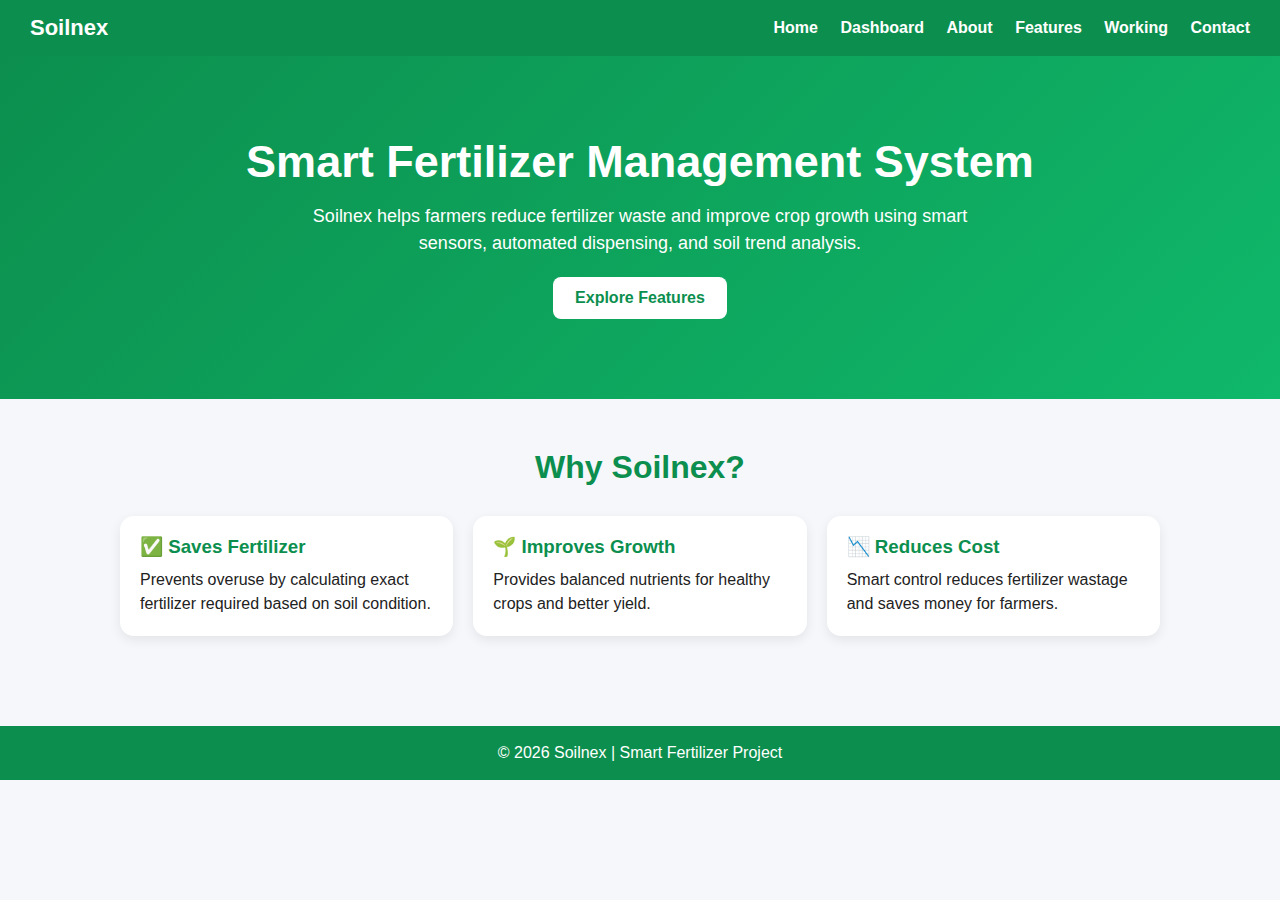
<file: index.html>
<!DOCTYPE html>
<html lang="en">
<head>
    <meta charset="UTF-8">
    <meta name="viewport" content="width=device-width, initial-scale=1.0">
    <title>Soilnex | Smart Fertilizer System</title>
    <link rel="stylesheet" href="style.css">
</head>
<body>

<header>
    <div class="logo">Soilnex</div>
    <nav>
        <a href="index.html">Home</a>
 	<a href="dashboard.html">Dashboard</a>
        <a href="about.html">About</a>
        <a href="features.html">Features</a>
        <a href="working.html">Working</a>
        <a href="contact.html">Contact</a>
    </nav>
</header>

<section class="hero">
    <h1>Smart Fertilizer Management System</h1>
    <p>
        Soilnex helps farmers reduce fertilizer waste and improve crop growth using smart sensors, automated dispensing, and soil trend analysis.
    </p>
    <a class="btn" href="features.html">Explore Features</a>
</section>

<div class="container">
    <div class="section-title">
        <h2>Why Soilnex?</h2>
    </div>

    <div class="cards">
        <div class="card">
            <h3>✅ Saves Fertilizer</h3>
            <p>Prevents overuse by calculating exact fertilizer required based on soil condition.</p>
        </div>

        <div class="card">
            <h3>🌱 Improves Growth</h3>
            <p>Provides balanced nutrients for healthy crops and better yield.</p>
        </div>

        <div class="card">
            <h3>📉 Reduces Cost</h3>
            <p>Smart control reduces fertilizer wastage and saves money for farmers.</p>
        </div>
    </div>
</div>

<footer class="footer">
    <p>© 2026 Soilnex | Smart Fertilizer Project</p>
</footer>

</body>
</html>
</file>
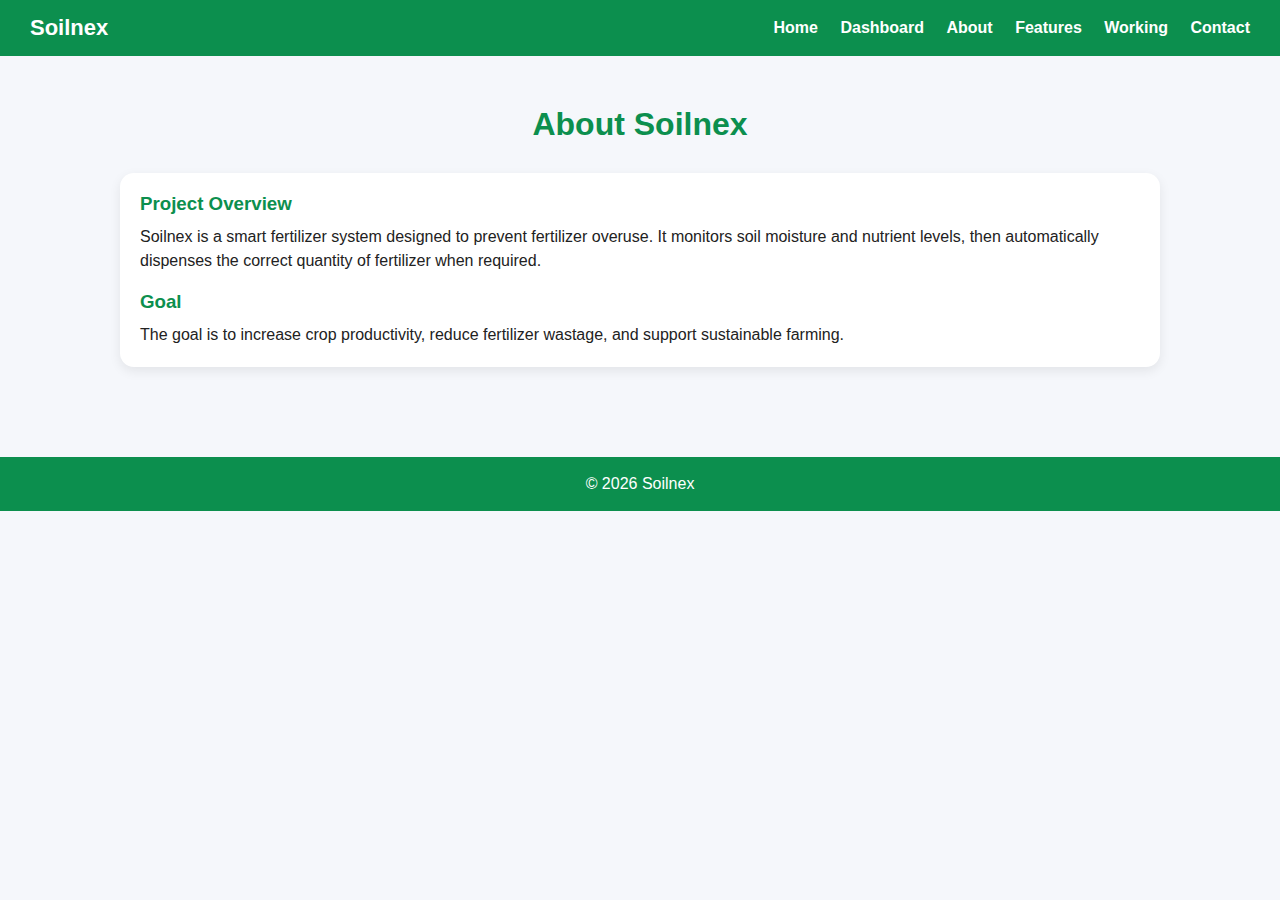
<file: about.html>
<!DOCTYPE html>
<html lang="en">
<head>
    <meta charset="UTF-8">
    <meta name="viewport" content="width=device-width, initial-scale=1.0">
    <title>About | Soilnex</title>
    <link rel="stylesheet" href="style.css">
</head>
<body>

<header>
    <div class="logo">Soilnex</div>
    <nav>
        <a href="index.html">Home</a>
	<a href="dashboard.html">Dashboard</a>
        <a href="about.html">About</a>
        <a href="features.html">Features</a>
        <a href="working.html">Working</a>
        <a href="contact.html">Contact</a>
    </nav>
</header>

<div class="container">
    <div class="section-title">
        <h2>About Soilnex</h2>
    </div>

    <div class="card">
        <h3>Project Overview</h3>
        <p>
            Soilnex is a smart fertilizer system designed to prevent fertilizer overuse.
            It monitors soil moisture and nutrient levels, then automatically dispenses
            the correct quantity of fertilizer when required.
        </p>
        <br>
        <h3>Goal</h3>
        <p>
            The goal is to increase crop productivity, reduce fertilizer wastage,
            and support sustainable farming.
        </p>
    </div>
</div>

<footer class="footer">
    <p>© 2026 Soilnex</p>
</footer>

</body>
</html>
</file>
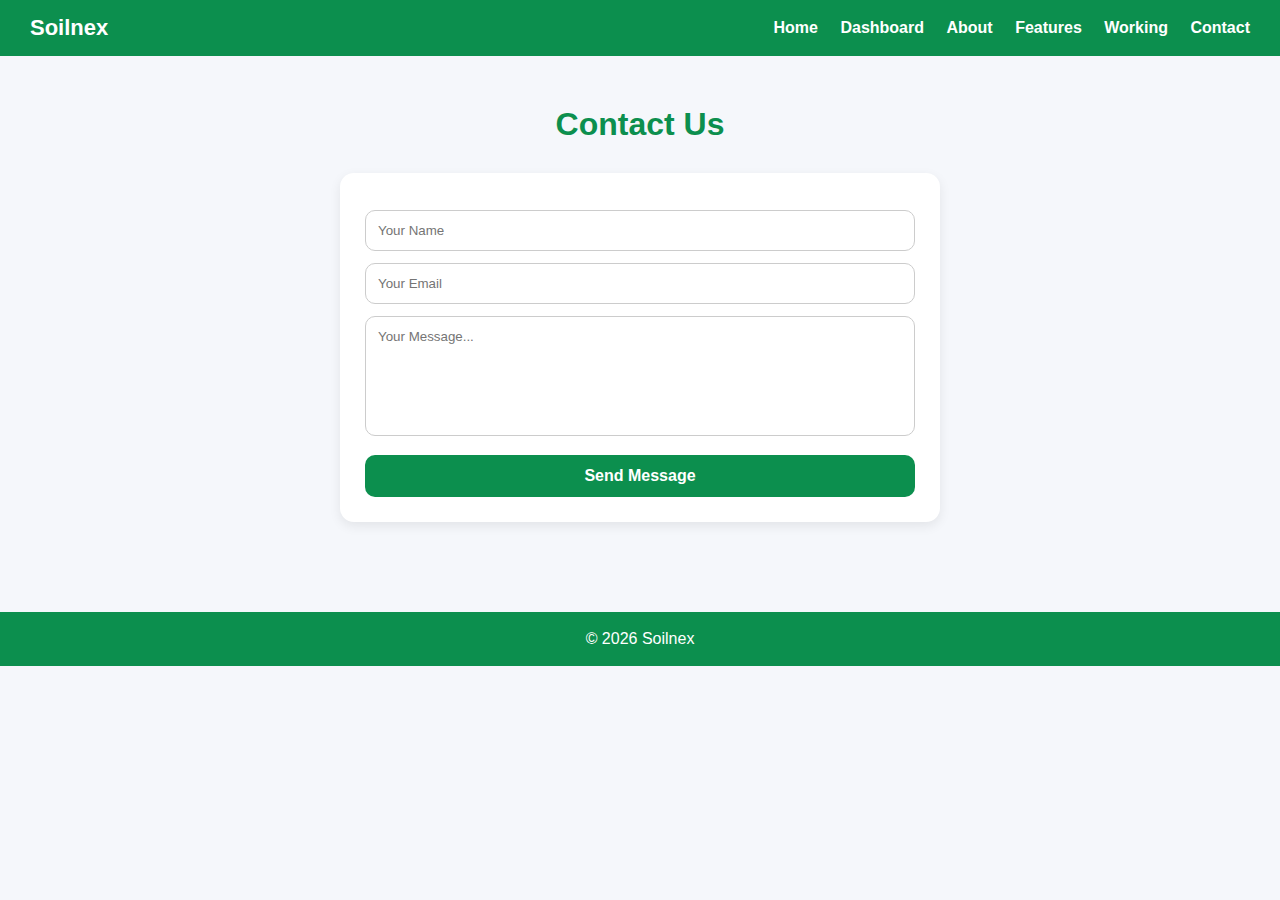
<file: contact.html>
<!DOCTYPE html>
<html lang="en">
<head>
    <meta charset="UTF-8">
    <meta name="viewport" content="width=device-width, initial-scale=1.0">
    <title>Contact | Soilnex</title>
    <link rel="stylesheet" href="style.css">
    <script src="script.js"></script>
</head>
<body>

<header>
    <div class="logo">Soilnex</div>
    <nav>
        <a href="index.html">Home</a>
	<a href="dashboard.html">Dashboard</a>
        <a href="about.html">About</a>
        <a href="features.html">Features</a>
        <a href="working.html">Working</a>
        <a href="contact.html">Contact</a>
    </nav>
</header>

<div class="container">
    <div class="section-title">
        <h2>Contact Us</h2>
    </div>

    <form onsubmit="showAlert(); return false;">
        <input type="text" placeholder="Your Name" required>
        <input type="email" placeholder="Your Email" required>
        <textarea placeholder="Your Message..." required></textarea>
        <button type="submit">Send Message</button>
    </form>
</div>

<footer class="footer">
    <p>© 2026 Soilnex</p>
</footer>

</body>
</html>
</file>
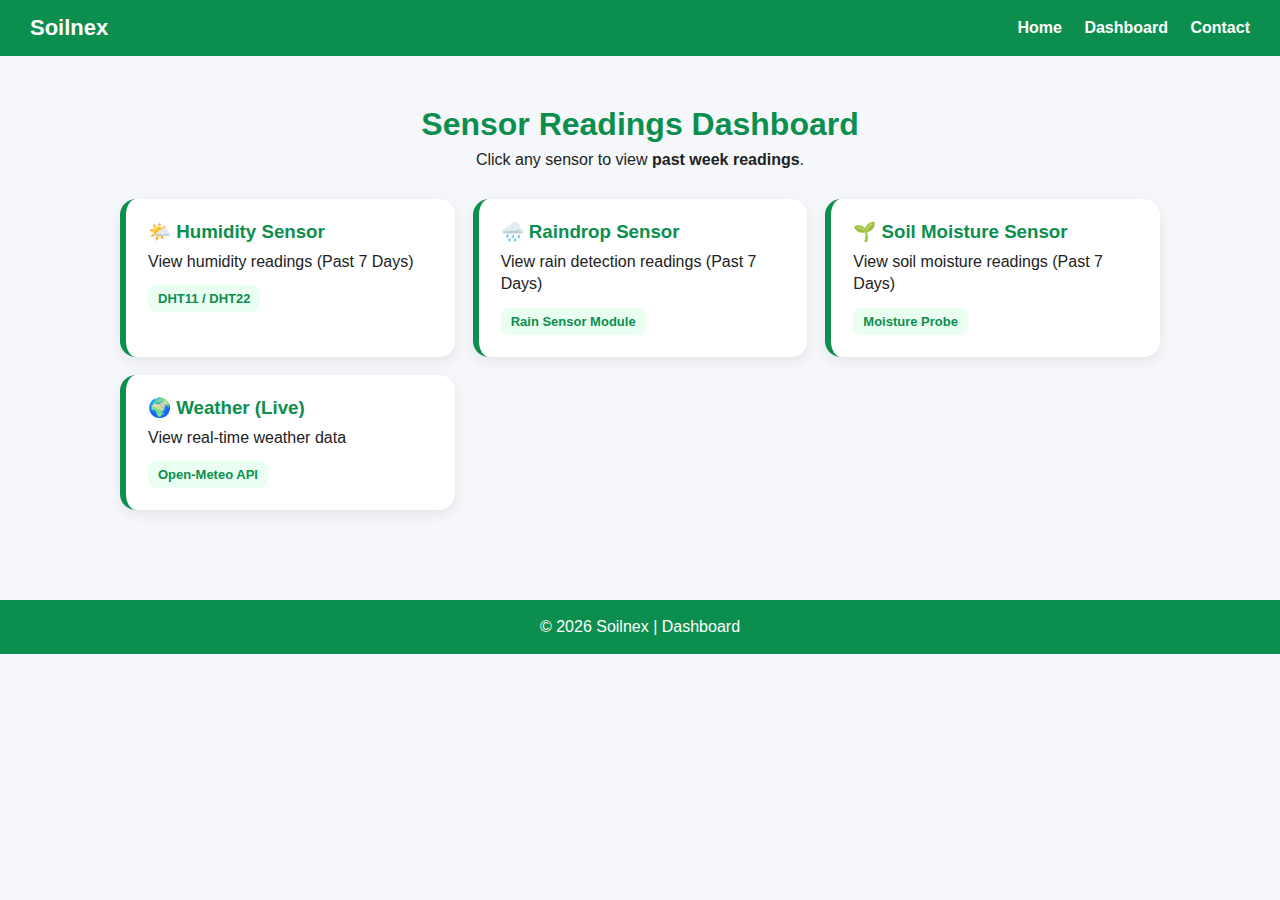
<file: dashboard.html>
<!DOCTYPE html>
<html lang="en">
<head>
  <meta charset="UTF-8" />
  <meta name="viewport" content="width=device-width, initial-scale=1.0"/>
  <title>Soilnex | Sensor Dashboard</title>
  <link rel="stylesheet" href="style.css" />
  <link rel="stylesheet" href="readings.css" />
</head>
<body>

<header>
  <div class="logo">Soilnex</div>
  <nav>
    <a href="index.html">Home</a>
    <a href="dashboard.html">Dashboard</a>
    <a href="contact.html">Contact</a>
  </nav>
</header>

<div class="container">
  <div class="section-title">
    <h2>Sensor Readings Dashboard</h2>
    <p style="text-align:center; margin-top:8px;">
      Click any sensor to view <b>past week readings</b>.
    </p>
  </div>

  <div class="sensor-grid">

    <a class="sensor-box" href="humidity.html">
      <h3>🌤️ Humidity Sensor</h3>
      <p>View humidity readings (Past 7 Days)</p>
      <span class="tag">DHT11 / DHT22</span>
    </a>

    <a class="sensor-box" href="raindrop.html">
      <h3>🌧️ Raindrop Sensor</h3>
      <p>View rain detection readings (Past 7 Days)</p>
      <span class="tag">Rain Sensor Module</span>
    </a>

    <a class="sensor-box" href="moisture.html">
      <h3>🌱 Soil Moisture Sensor</h3>
      <p>View soil moisture readings (Past 7 Days)</p>
      <span class="tag">Moisture Probe</span>
    </a>
	
    <a class="sensor-box" href="weather.html">
  	<h3>🌍 Weather (Live)</h3>
  	<p>View real-time weather data</p>
  	<span class="tag">Open-Meteo API</span>
    </a>


  </div>
</div>

<footer class="footer">
  <p>© 2026 Soilnex | Dashboard</p>
</footer>

</body>
</html>
</file>
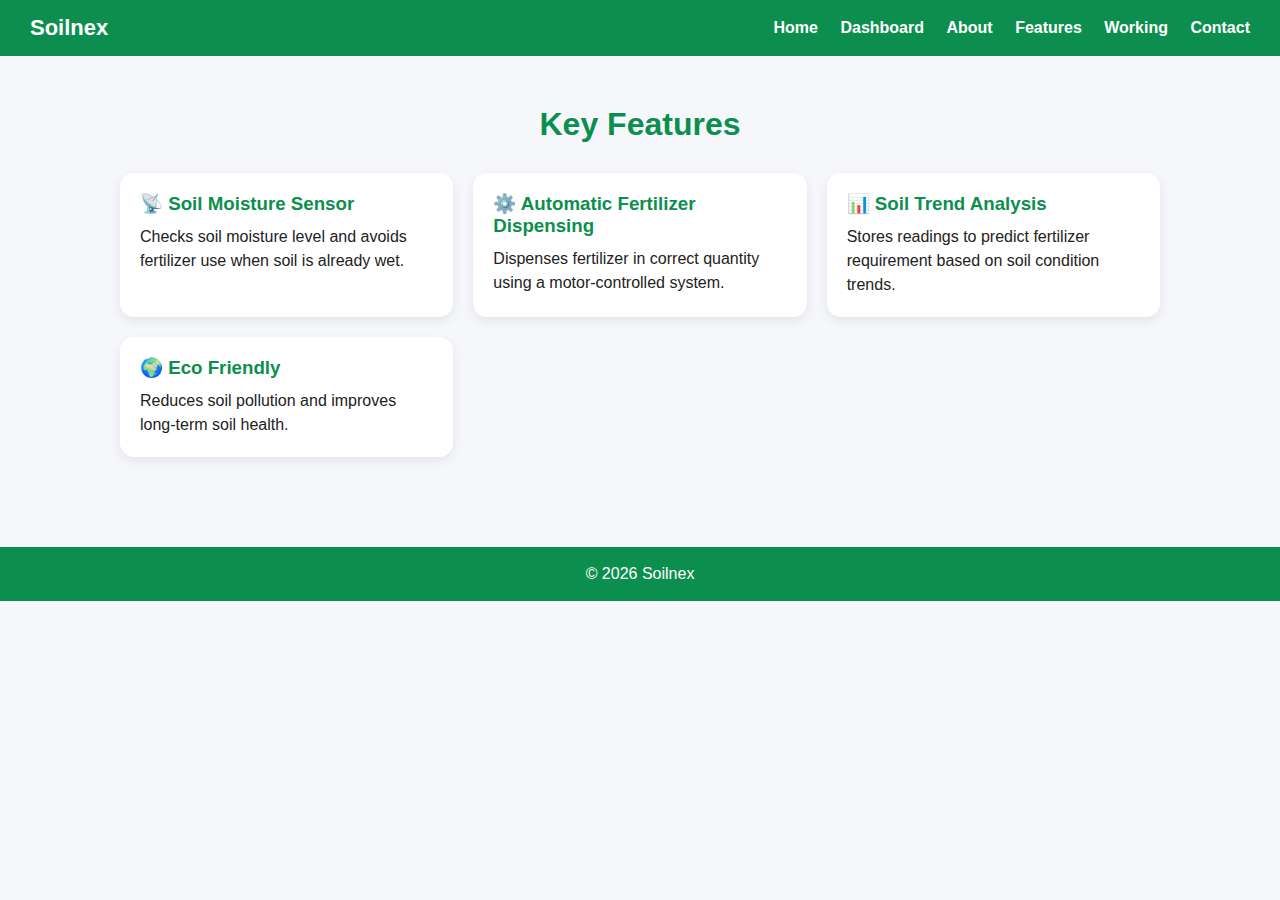
<file: features.html>
<!DOCTYPE html>
<html lang="en">
<head>
    <meta charset="UTF-8">
    <meta name="viewport" content="width=device-width, initial-scale=1.0">
    <title>Features | Soilnex</title>
    <link rel="stylesheet" href="style.css">
</head>
<body>

<header>
    <div class="logo">Soilnex</div>
    <nav>
        <a href="index.html">Home</a>
	<a href="dashboard.html">Dashboard</a>
        <a href="about.html">About</a>
        <a href="features.html">Features</a>
        <a href="working.html">Working</a>
        <a href="contact.html">Contact</a>
    </nav>
</header>

<div class="container">
    <div class="section-title">
        <h2>Key Features</h2>
    </div>

    <div class="cards">
        <div class="card">
            <h3>📡 Soil Moisture Sensor</h3>
            <p>Checks soil moisture level and avoids fertilizer use when soil is already wet.</p>
        </div>

        <div class="card">
            <h3>⚙️ Automatic Fertilizer Dispensing</h3>
            <p>Dispenses fertilizer in correct quantity using a motor-controlled system.</p>
        </div>

        <div class="card">
            <h3>📊 Soil Trend Analysis</h3>
            <p>Stores readings to predict fertilizer requirement based on soil condition trends.</p>
        </div>

        <div class="card">
            <h3>🌍 Eco Friendly</h3>
            <p>Reduces soil pollution and improves long-term soil health.</p>
        </div>
    </div>
</div>

<footer class="footer">
    <p>© 2026 Soilnex</p>
</footer>

</body>
</html>
</file>
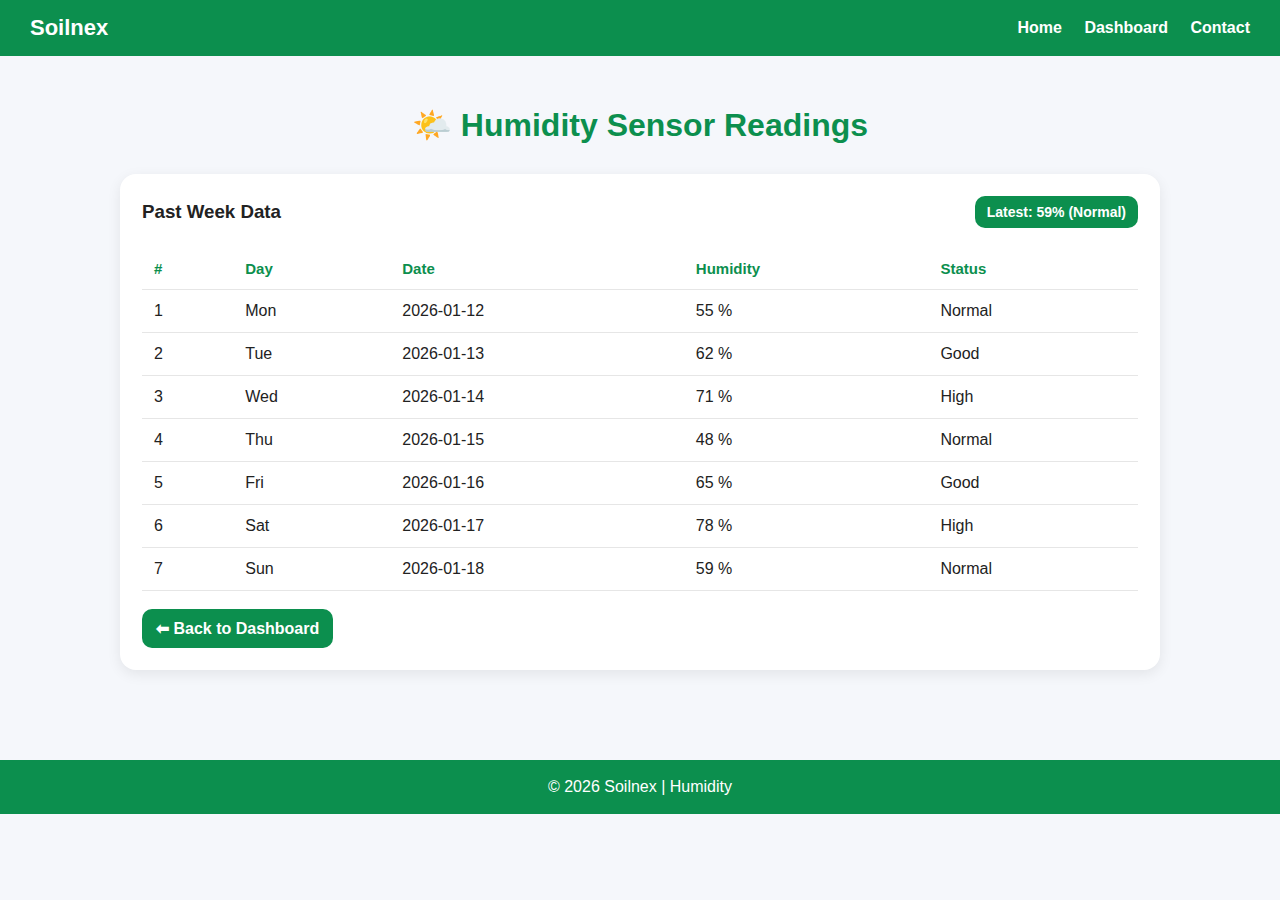
<file: humidity.html>
<!DOCTYPE html>
<html lang="en">
<head>
  <meta charset="UTF-8" />
  <meta name="viewport" content="width=device-width, initial-scale=1.0"/>
  <title>Humidity Readings | Soilnex</title>
  <link rel="stylesheet" href="style.css" />
  <link rel="stylesheet" href="readings.css" />
  <script defer src="readings.js"></script>
</head>
<body>

<header>
  <div class="logo">Soilnex</div>
  <nav>
    <a href="index.html">Home</a>
    <a href="dashboard.html">Dashboard</a>
    <a href="contact.html">Contact</a>
  </nav>
</header>

<div class="container">
  <div class="section-title">
    <h2>🌤️ Humidity Sensor Readings</h2>
  </div>

  <div class="reading-card">
    <div class="reading-top">
      <h3>Past Week Data</h3>
      <div class="badge" id="latestHumidity">Latest: --</div>
    </div>

    <div class="table-wrap">
      <table>
        <thead>
          <tr>
            <th>#</th>
            <th>Day</th>
            <th>Date</th>
            <th>Humidity</th>
            <th>Status</th>
          </tr>
        </thead>
        <tbody id="humidityTable"></tbody>
      </table>
    </div>

    <a class="back-btn" href="dashboard.html">⬅ Back to Dashboard</a>
  </div>
</div>

<footer class="footer">
  <p>© 2026 Soilnex | Humidity</p>
</footer>

<script>
  window.addEventListener("DOMContentLoaded", () => {
    renderTable("humidityTable", humidityWeek, "%");
    const latest = getLatestValue(humidityWeek);
    document.getElementById("latestHumidity").innerText =
      `Latest: ${latest.value}% (${latest.status})`;
  });
</script>

</body>
</html>
</file>
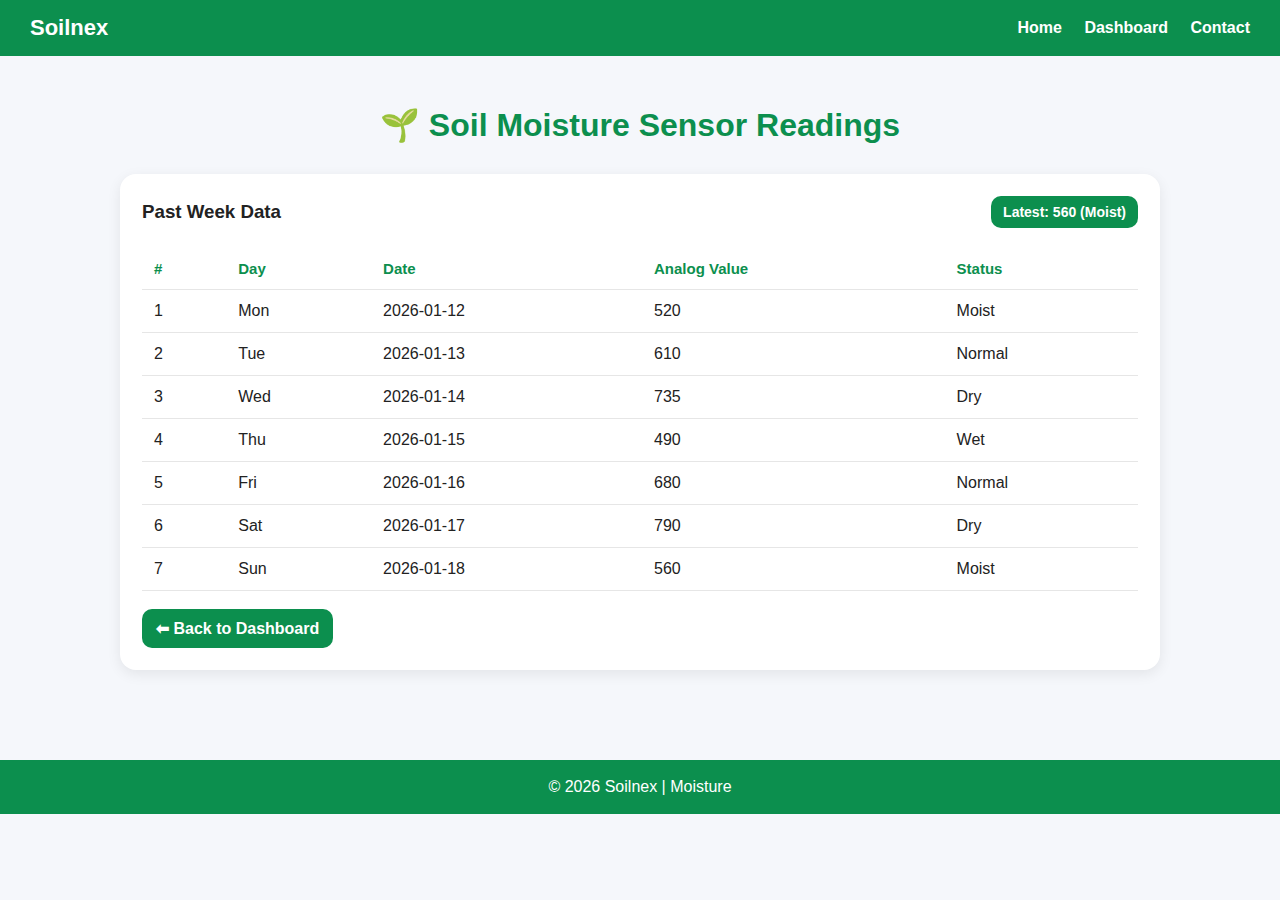
<file: moisture.html>
<!DOCTYPE html>
<html lang="en">
<head>
  <meta charset="UTF-8" />
  <meta name="viewport" content="width=device-width, initial-scale=1.0"/>
  <title>Soil Moisture Readings | Soilnex</title>
  <link rel="stylesheet" href="style.css" />
  <link rel="stylesheet" href="readings.css" />
  <script defer src="readings.js"></script>
</head>
<body>

<header>
  <div class="logo">Soilnex</div>
  <nav>
    <a href="index.html">Home</a>
    <a href="dashboard.html">Dashboard</a>
    <a href="contact.html">Contact</a>
  </nav>
</header>

<div class="container">
  <div class="section-title">
    <h2>🌱 Soil Moisture Sensor Readings</h2>
  </div>

  <div class="reading-card">
    <div class="reading-top">
      <h3>Past Week Data</h3>
      <div class="badge" id="latestMoisture">Latest: --</div>
    </div>

    <div class="table-wrap">
      <table>
        <thead>
          <tr>
            <th>#</th>
            <th>Day</th>
            <th>Date</th>
            <th>Analog Value</th>
            <th>Status</th>
          </tr>
        </thead>
        <tbody id="moistureTable"></tbody>
      </table>
    </div>

    <a class="back-btn" href="dashboard.html">⬅ Back to Dashboard</a>
  </div>
</div>

<footer class="footer">
  <p>© 2026 Soilnex | Moisture</p>
</footer>

<script>
  window.addEventListener("DOMContentLoaded", () => {
    renderTable("moistureTable", moistureWeek, "");
    const latest = getLatestValue(moistureWeek);
    document.getElementById("latestMoisture").innerText =
      `Latest: ${latest.value} (${latest.status})`;
  });
</script>

</body>
</html>
</file>
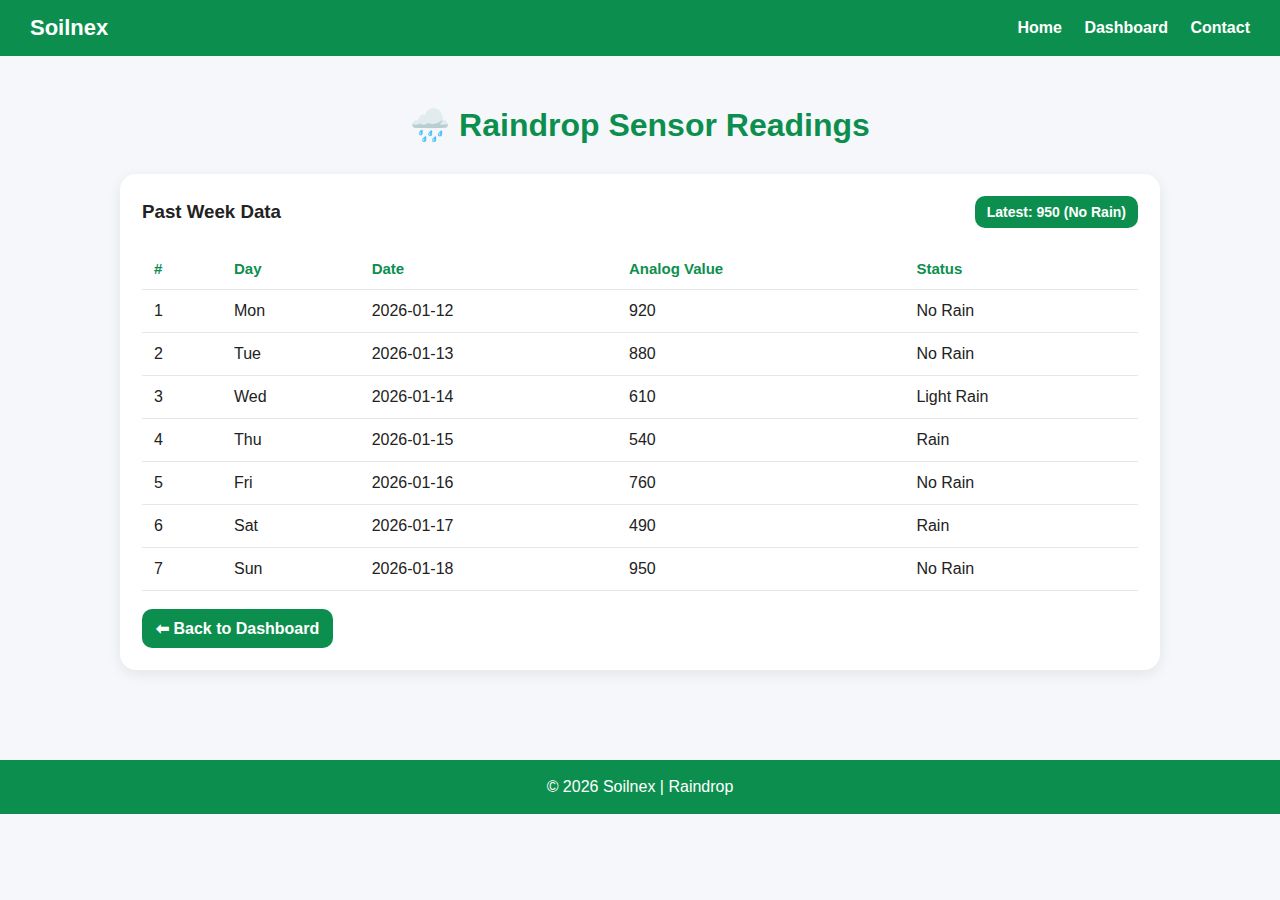
<file: raindrop.html>
<!DOCTYPE html>
<html lang="en">
<head>
  <meta charset="UTF-8" />
  <meta name="viewport" content="width=device-width, initial-scale=1.0"/>
  <title>Raindrop Readings | Soilnex</title>
  <link rel="stylesheet" href="style.css" />
  <link rel="stylesheet" href="readings.css" />
  <script defer src="readings.js"></script>
</head>
<body>

<header>
  <div class="logo">Soilnex</div>
  <nav>
    <a href="index.html">Home</a>
    <a href="dashboard.html">Dashboard</a>
    <a href="contact.html">Contact</a>
  </nav>
</header>

<div class="container">
  <div class="section-title">
    <h2>🌧️ Raindrop Sensor Readings</h2>
  </div>

  <div class="reading-card">
    <div class="reading-top">
      <h3>Past Week Data</h3>
      <div class="badge" id="latestRain">Latest: --</div>
    </div>

    <div class="table-wrap">
      <table>
        <thead>
          <tr>
            <th>#</th>
            <th>Day</th>
            <th>Date</th>
            <th>Analog Value</th>
            <th>Status</th>
          </tr>
        </thead>
        <tbody id="rainTable"></tbody>
      </table>
    </div>

    <a class="back-btn" href="dashboard.html">⬅ Back to Dashboard</a>
  </div>
</div>

<footer class="footer">
  <p>© 2026 Soilnex | Raindrop</p>
</footer>

<script>
  window.addEventListener("DOMContentLoaded", () => {
    renderTable("rainTable", raindropWeek, "");
    const latest = getLatestValue(raindropWeek);
    document.getElementById("latestRain").innerText =
      `Latest: ${latest.value} (${latest.status})`;
  });
</script>

</body>
</html>
</file>
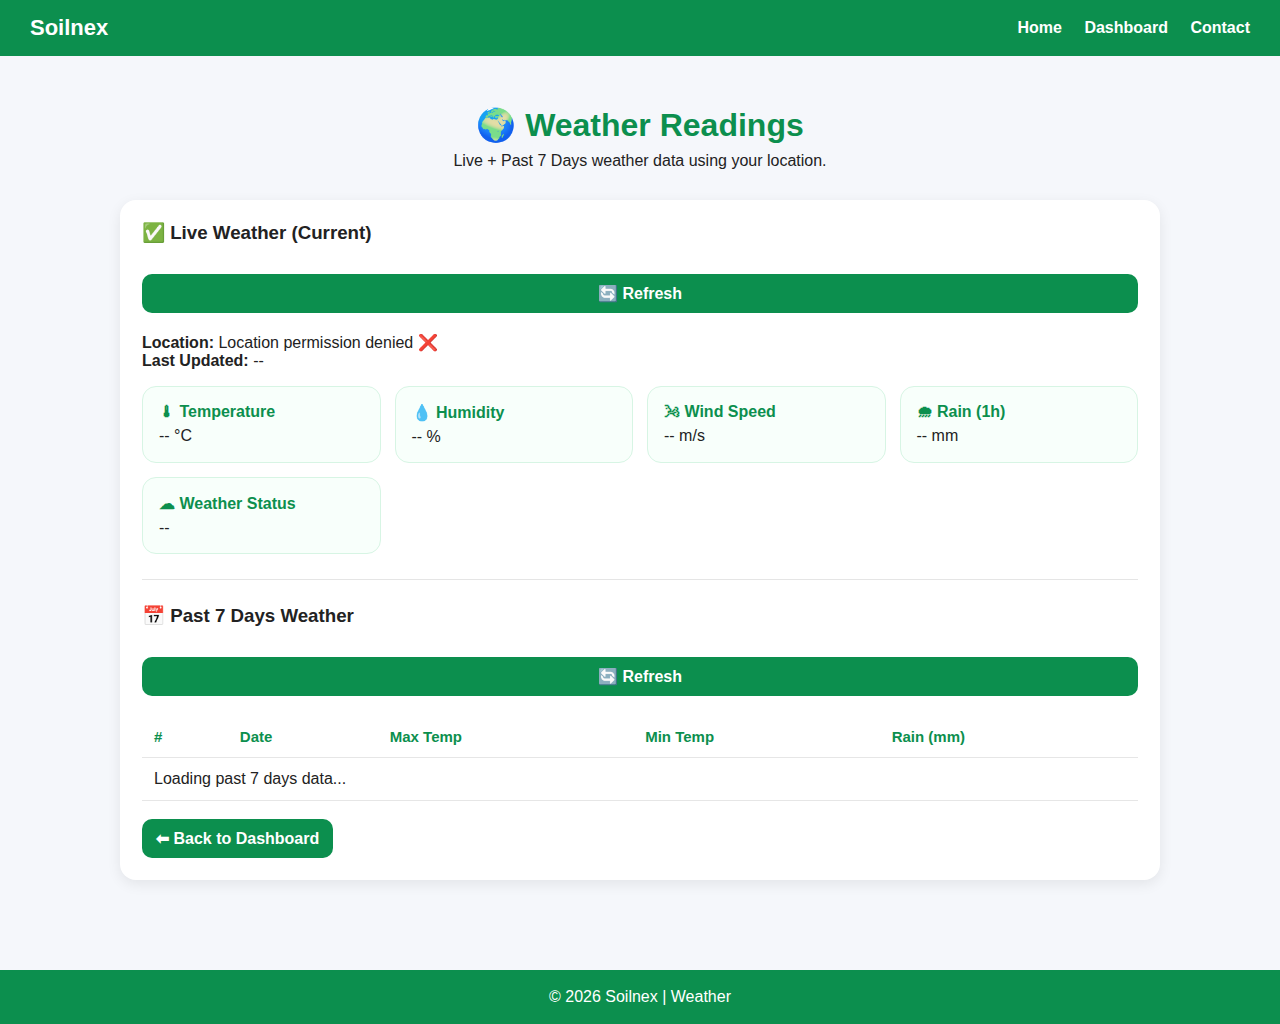
<file: weather.html>
<!DOCTYPE html>
<html lang="en">
<head>
  <meta charset="UTF-8" />
  <meta name="viewport" content="width=device-width, initial-scale=1.0"/>
  <title>Weather (Live) | Soilnex</title>
  <link rel="stylesheet" href="style.css" />
  <link rel="stylesheet" href="readings.css" />
  <script defer src="readings.js"></script>
</head>
<body>

<header>
  <div class="logo">Soilnex</div>
  <nav>
    <a href="index.html">Home</a>
    <a href="dashboard.html">Dashboard</a>
    <a href="contact.html">Contact</a>
  </nav>
</header>

<div class="container">
  <div class="section-title">
    <h2>🌍 Weather Readings</h2>
    <p style="text-align:center; margin-top:8px;">
      Live + Past 7 Days weather data using your location.
    </p>
  </div>

  <div class="reading-card">
    <div class="reading-top">
      <h3>✅ Live Weather (Current)</h3>
      <button class="refresh-btn" onclick="loadWeather()">🔄 Refresh</button>
    </div>

    <p><b>Location:</b> <span id="weatherLocation">Detecting...</span></p>
    <p><b>Last Updated:</b> <span id="weatherTime">--</span></p>

    <div class="weather-grid">
      <div class="weather-box">
        <h4>🌡 Temperature</h4>
        <p id="temp">-- °C</p>
      </div>

      <div class="weather-box">
        <h4>💧 Humidity</h4>
        <p id="humidity">-- %</p>
      </div>

      <div class="weather-box">
        <h4>🌬 Wind Speed</h4>
        <p id="wind">-- m/s</p>
      </div>

      <div class="weather-box">
        <h4>🌧 Rain (1h)</h4>
        <p id="rain">-- mm</p>
      </div>

      <div class="weather-box">
        <h4>☁ Weather Status</h4>
        <p id="status">--</p>
      </div>
    </div>

    <hr style="margin: 25px 0; border: 0; border-top: 1px solid #e5e5e5;">

    <div class="reading-top">
      <h3>📅 Past 7 Days Weather</h3>
      <button class="refresh-btn" onclick="loadPastWeekWeather()">🔄 Refresh</button>
    </div>

    <div class="table-wrap">
      <table>
        <thead>
          <tr>
            <th>#</th>
            <th>Date</th>
            <th>Max Temp</th>
            <th>Min Temp</th>
            <th>Rain (mm)</th>
          </tr>
        </thead>
        <tbody id="pastWeatherTable"></tbody>
      </table>
    </div>

    <a class="back-btn" href="dashboard.html">⬅ Back to Dashboard</a>
  </div>
</div>

<footer class="footer">
  <p>© 2026 Soilnex | Weather</p>
</footer>

<script>
  window.addEventListener("DOMContentLoaded", () => {
    loadWeather();
    loadPastWeekWeather();
  });
</script>

</body>
</html>
</file>
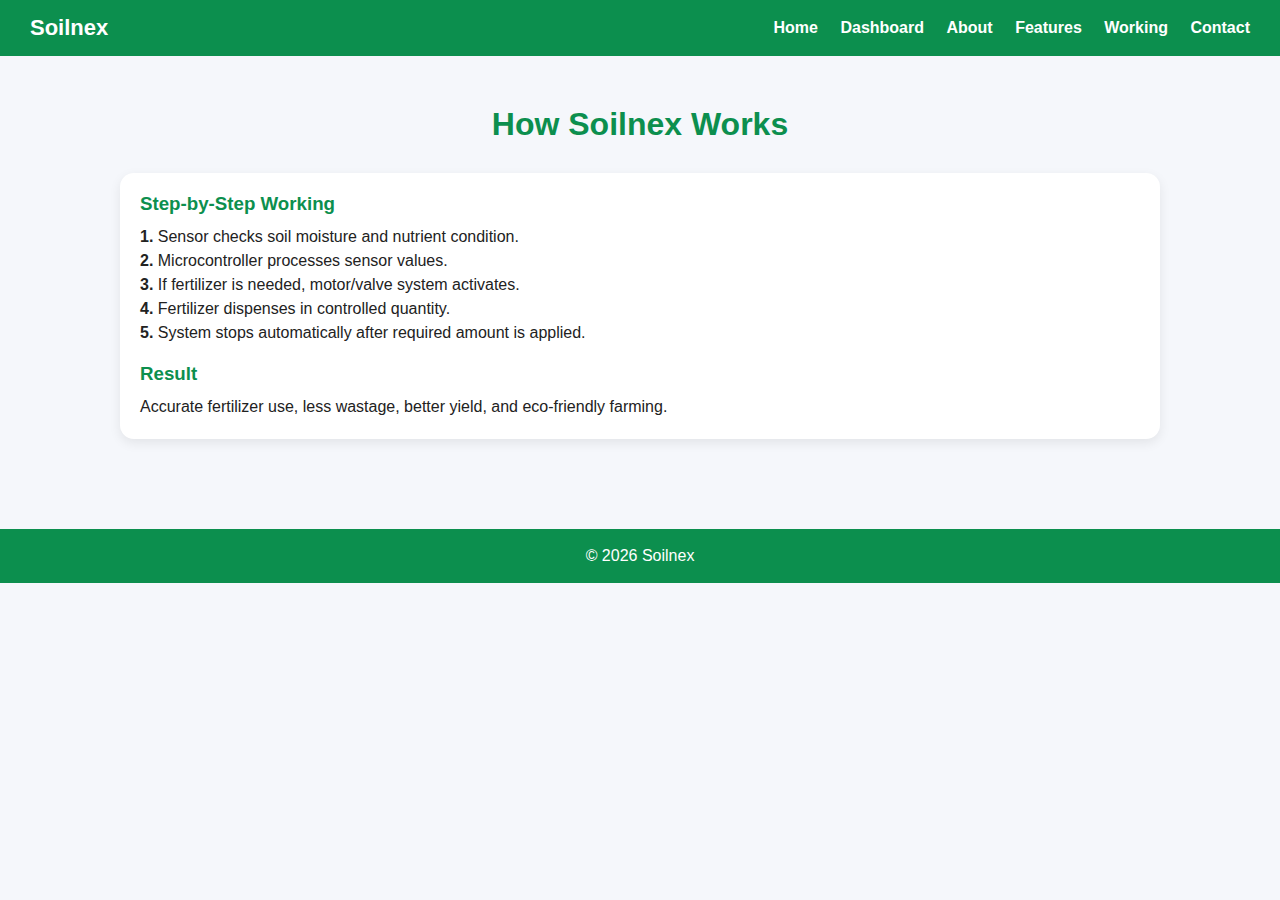
<file: working.html>
<!DOCTYPE html>
<html lang="en">
<head>
    <meta charset="UTF-8">
    <meta name="viewport" content="width=device-width, initial-scale=1.0">
    <title>Working | Soilnex</title>
    <link rel="stylesheet" href="style.css">
</head>
<body>

<header>
    <div class="logo">Soilnex</div>
    <nav>
        <a href="index.html">Home</a>
	<a href="dashboard.html">Dashboard</a>
	<a href="about.html">About</a>
        <a href="features.html">Features</a>
        <a href="working.html">Working</a>
        <a href="contact.html">Contact</a>
    </nav>
</header>

<div class="container">
    <div class="section-title">
        <h2>How Soilnex Works</h2>
    </div>

    <div class="card">
        <h3>Step-by-Step Working</h3>
        <p><b>1.</b> Sensor checks soil moisture and nutrient condition.</p>
        <p><b>2.</b> Microcontroller processes sensor values.</p>
        <p><b>3.</b> If fertilizer is needed, motor/valve system activates.</p>
        <p><b>4.</b> Fertilizer dispenses in controlled quantity.</p>
        <p><b>5.</b> System stops automatically after required amount is applied.</p>
        <br>
        <h3>Result</h3>
        <p>
            Accurate fertilizer use, less wastage, better yield, and eco-friendly farming.
        </p>
    </div>
</div>

<footer class="footer">
    <p>© 2026 Soilnex</p>
</footer>

</body>
</html>
</file>
<file: style.css>
*{
    margin: 0;
    padding: 0;
    box-sizing: border-box;
    font-family: Arial, sans-serif;
}

body{
    background: #f5f7fb;
    color: #222;
}

header{
    background: #0c8f4e;
    padding: 15px 30px;
    color: white;
    display: flex;
    justify-content: space-between;
    align-items: center;
    position: sticky;
    top: 0;
    z-index: 10;
}

.logo{
    font-size: 22px;
    font-weight: bold;
}

nav a{
    color: white;
    text-decoration: none;
    margin-left: 18px;
    font-weight: 600;
    transition: 0.2s;
}

nav a:hover{
    text-decoration: underline;
}

.hero{
    padding: 80px 30px;
    text-align: center;
    background: linear-gradient(135deg, #0c8f4e, #0fb86a);
    color: white;
}

.hero h1{
    font-size: 45px;
    margin-bottom: 15px;
}

.hero p{
    font-size: 18px;
    max-width: 700px;
    margin: auto;
    line-height: 1.5;
}

.btn{
    display: inline-block;
    margin-top: 20px;
    padding: 12px 22px;
    background: white;
    color: #0c8f4e;
    border-radius: 8px;
    font-weight: bold;
    text-decoration: none;
    transition: 0.2s;
}

.btn:hover{
    background: #e7ffef;
}

.container{
    padding: 50px 30px;
    max-width: 1100px;
    margin: auto;
}

.section-title{
    text-align: center;
    margin-bottom: 30px;
}

.section-title h2{
    font-size: 32px;
    color: #0c8f4e;
}

.cards{
    display: grid;
    grid-template-columns: repeat(auto-fit, minmax(250px, 1fr));
    gap: 20px;
}

.card{
    background: white;
    padding: 20px;
    border-radius: 14px;
    box-shadow: 0 4px 12px rgba(0,0,0,0.08);
    transition: 0.2s;
}

.card:hover{
    transform: translateY(-5px);
}

.card h3{
    color: #0c8f4e;
    margin-bottom: 10px;
}

.card p{
    line-height: 1.5;
}

.footer{
    background: #0c8f4e;
    color: white;
    text-align: center;
    padding: 18px;
    margin-top: 40px;
}

form{
    max-width: 600px;
    margin: auto;
    background: white;
    padding: 25px;
    border-radius: 14px;
    box-shadow: 0 4px 12px rgba(0,0,0,0.08);
}

input, textarea{
    width: 100%;
    padding: 12px;
    margin-top: 12px;
    border: 1px solid #ccc;
    border-radius: 10px;
    outline: none;
}

textarea{
    resize: none;
    height: 120px;
}

button{
    background: #0c8f4e;
    color: white;
    padding: 12px;
    width: 100%;
    border: none;
    margin-top: 15px;
    border-radius: 10px;
    font-size: 16px;
    cursor: pointer;
    font-weight: bold;
}

button:hover{
    background: #066c3a;
}

@media(max-width: 700px){
    header{
        flex-direction: column;
        gap: 10px;
    }
    .hero h1{
        font-size: 34px;
    }
}
</file>
<file: readings.css>
.sensor-grid{
  display: grid;
  grid-template-columns: repeat(auto-fit, minmax(260px, 1fr));
  gap: 18px;
  margin-top: 30px;
}

.sensor-box{
  text-decoration: none;
  color: #222;
  background: #fff;
  padding: 22px;
  border-radius: 16px;
  box-shadow: 0 4px 14px rgba(0,0,0,0.08);
  transition: 0.2s;
  border-left: 6px solid #0c8f4e;
}

.sensor-box:hover{
  transform: translateY(-6px);
}

.sensor-box h3{
  color: #0c8f4e;
  margin-bottom: 8px;
}

.sensor-box p{
  line-height: 1.4;
}

.tag{
  display: inline-block;
  margin-top: 12px;
  background: #eafff2;
  color: #0c8f4e;
  padding: 6px 10px;
  border-radius: 8px;
  font-size: 13px;
  font-weight: bold;
}

.reading-card{
  background: #fff;
  padding: 22px;
  border-radius: 16px;
  box-shadow: 0 4px 14px rgba(0,0,0,0.08);
}

.reading-top{
  display:flex;
  justify-content: space-between;
  gap: 15px;
  flex-wrap: wrap;
  align-items: center;
  margin-bottom: 20px;
}

.badge{
  background: #0c8f4e;
  color: white;
  padding: 8px 12px;
  border-radius: 10px;
  font-weight: bold;
  font-size: 14px;
}

.table-wrap{
  overflow-x: auto;
  margin-top: 10px;
}

table{
  width: 100%;
  border-collapse: collapse;
  min-width: 500px;
}

th, td{
  padding: 12px;
  border-bottom: 1px solid #e6e6e6;
  text-align: left;
}

th{
  color: #0c8f4e;
  font-size: 15px;
}

.back-btn{
  display: inline-block;
  margin-top: 18px;
  padding: 10px 14px;
  background: #0c8f4e;
  color: #fff;
  text-decoration: none;
  border-radius: 10px;
  font-weight: bold;
}
.back-btn:hover{
  background: #066c3a;
}
.weather-grid{
  display: grid;
  grid-template-columns: repeat(auto-fit, minmax(220px, 1fr));
  gap: 14px;
  margin-top: 16px;
}

.weather-box{
  background: #f8fffb;
  border: 1px solid #d7f5e4;
  padding: 16px;
  border-radius: 14px;
}

.weather-box h4{
  color: #0c8f4e;
  margin-bottom: 6px;
}

.refresh-btn{
  padding: 10px 14px;
  border: none;
  border-radius: 10px;
  cursor: pointer;
  font-weight: bold;
  background: #0c8f4e;
  color: white;
}

.refresh-btn:hover{
  background: #066c3a;
}
</file>
